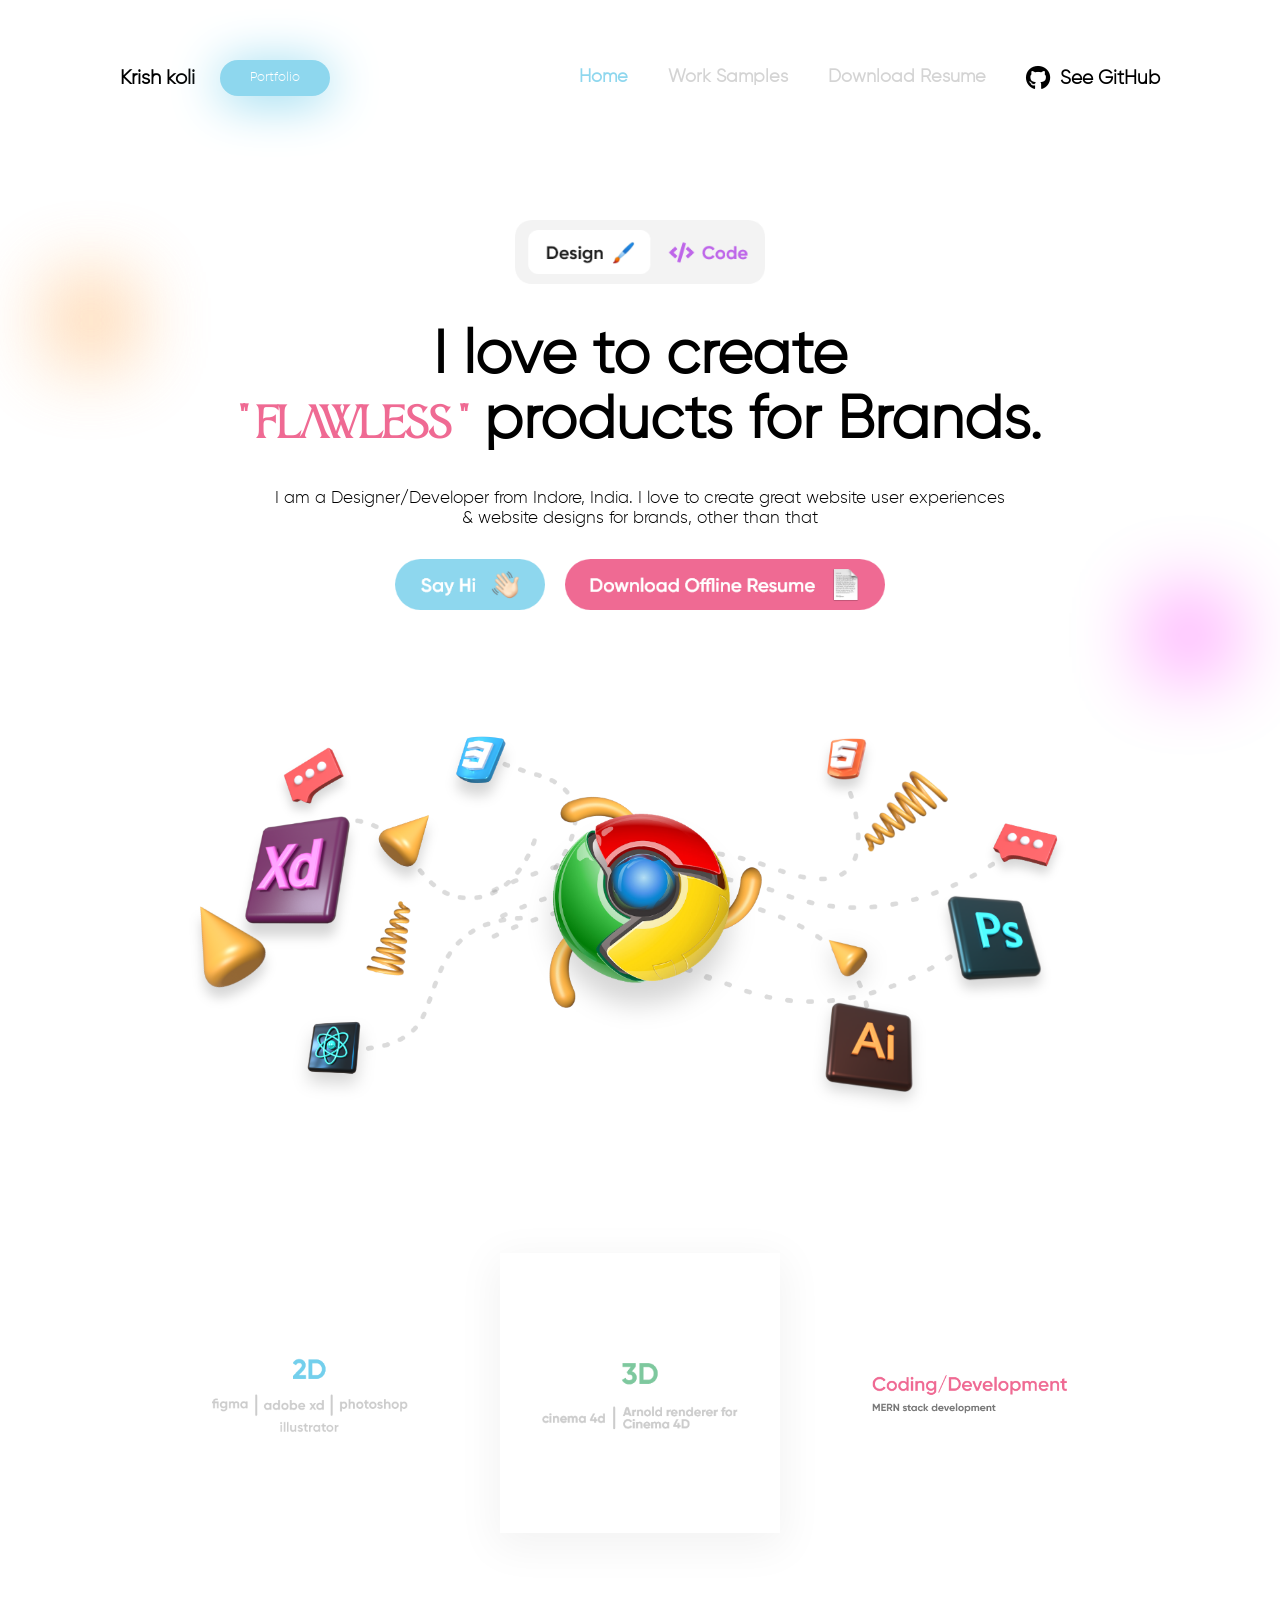
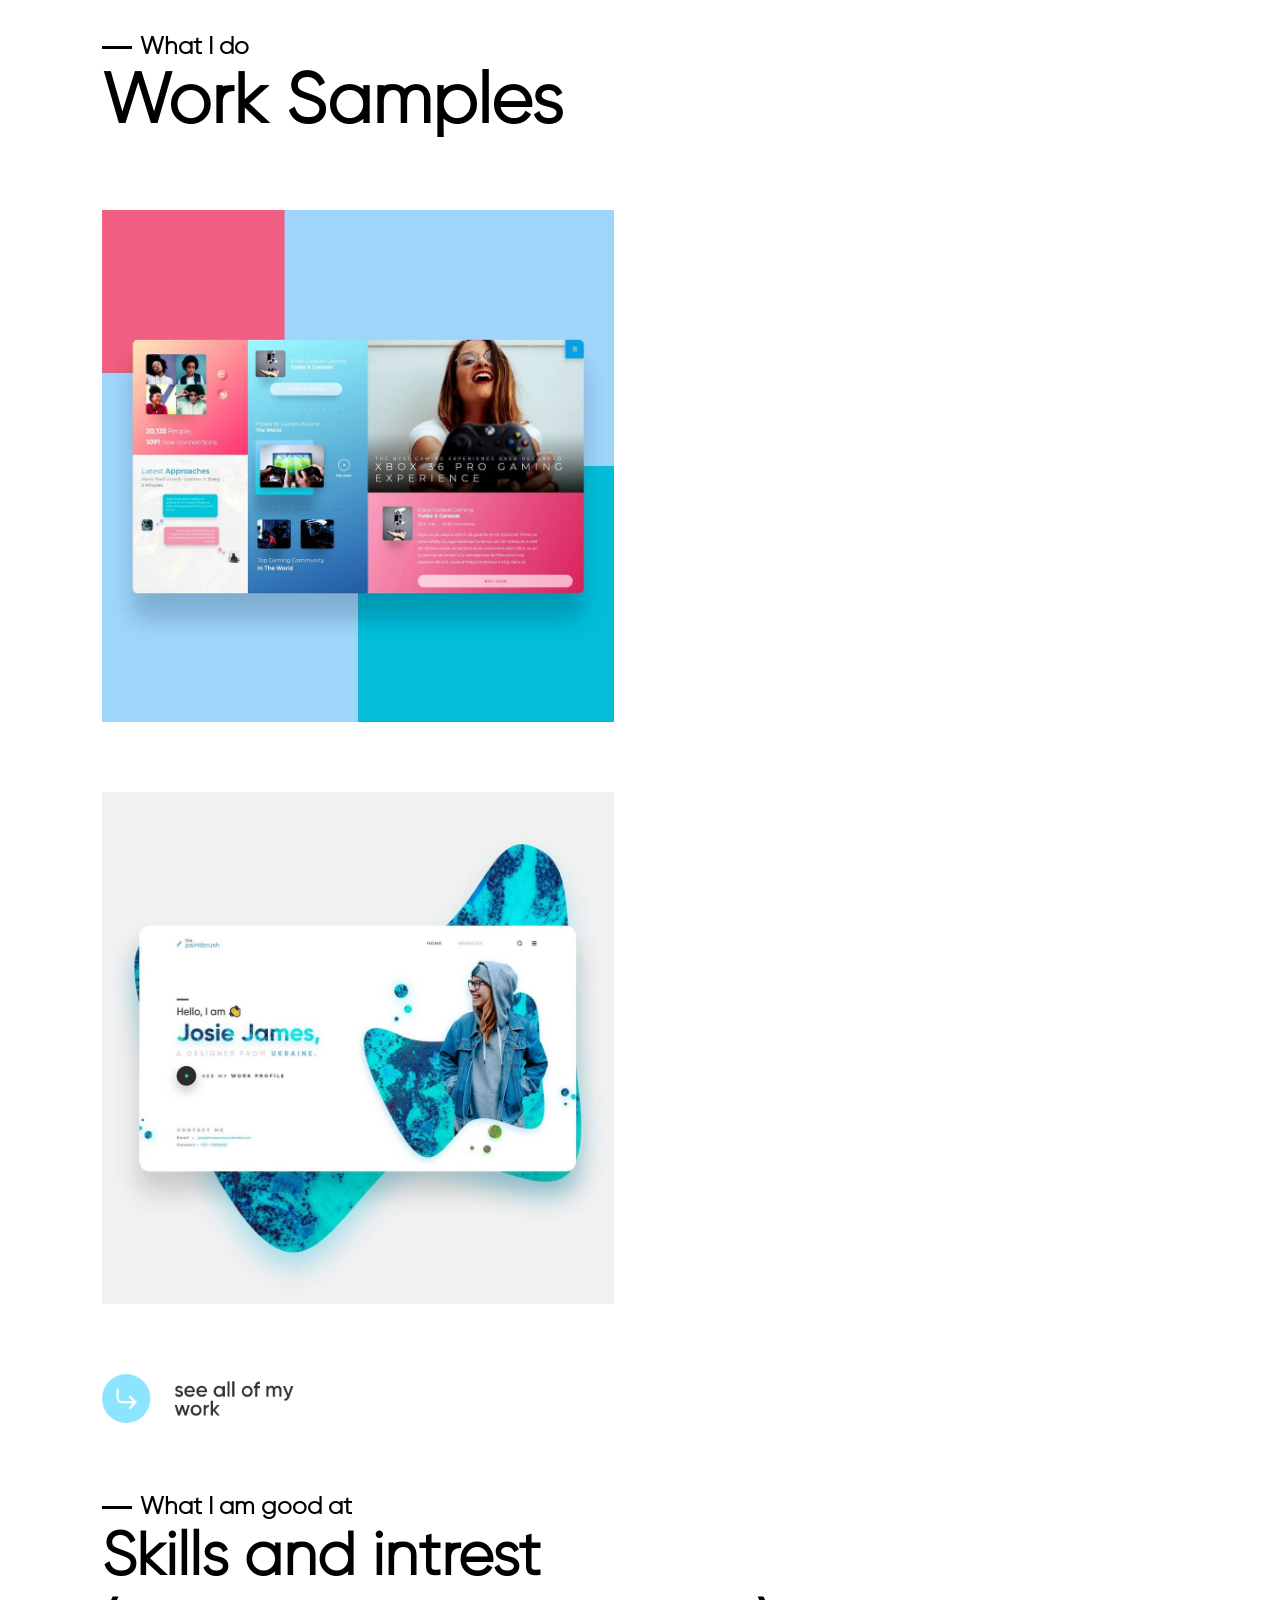
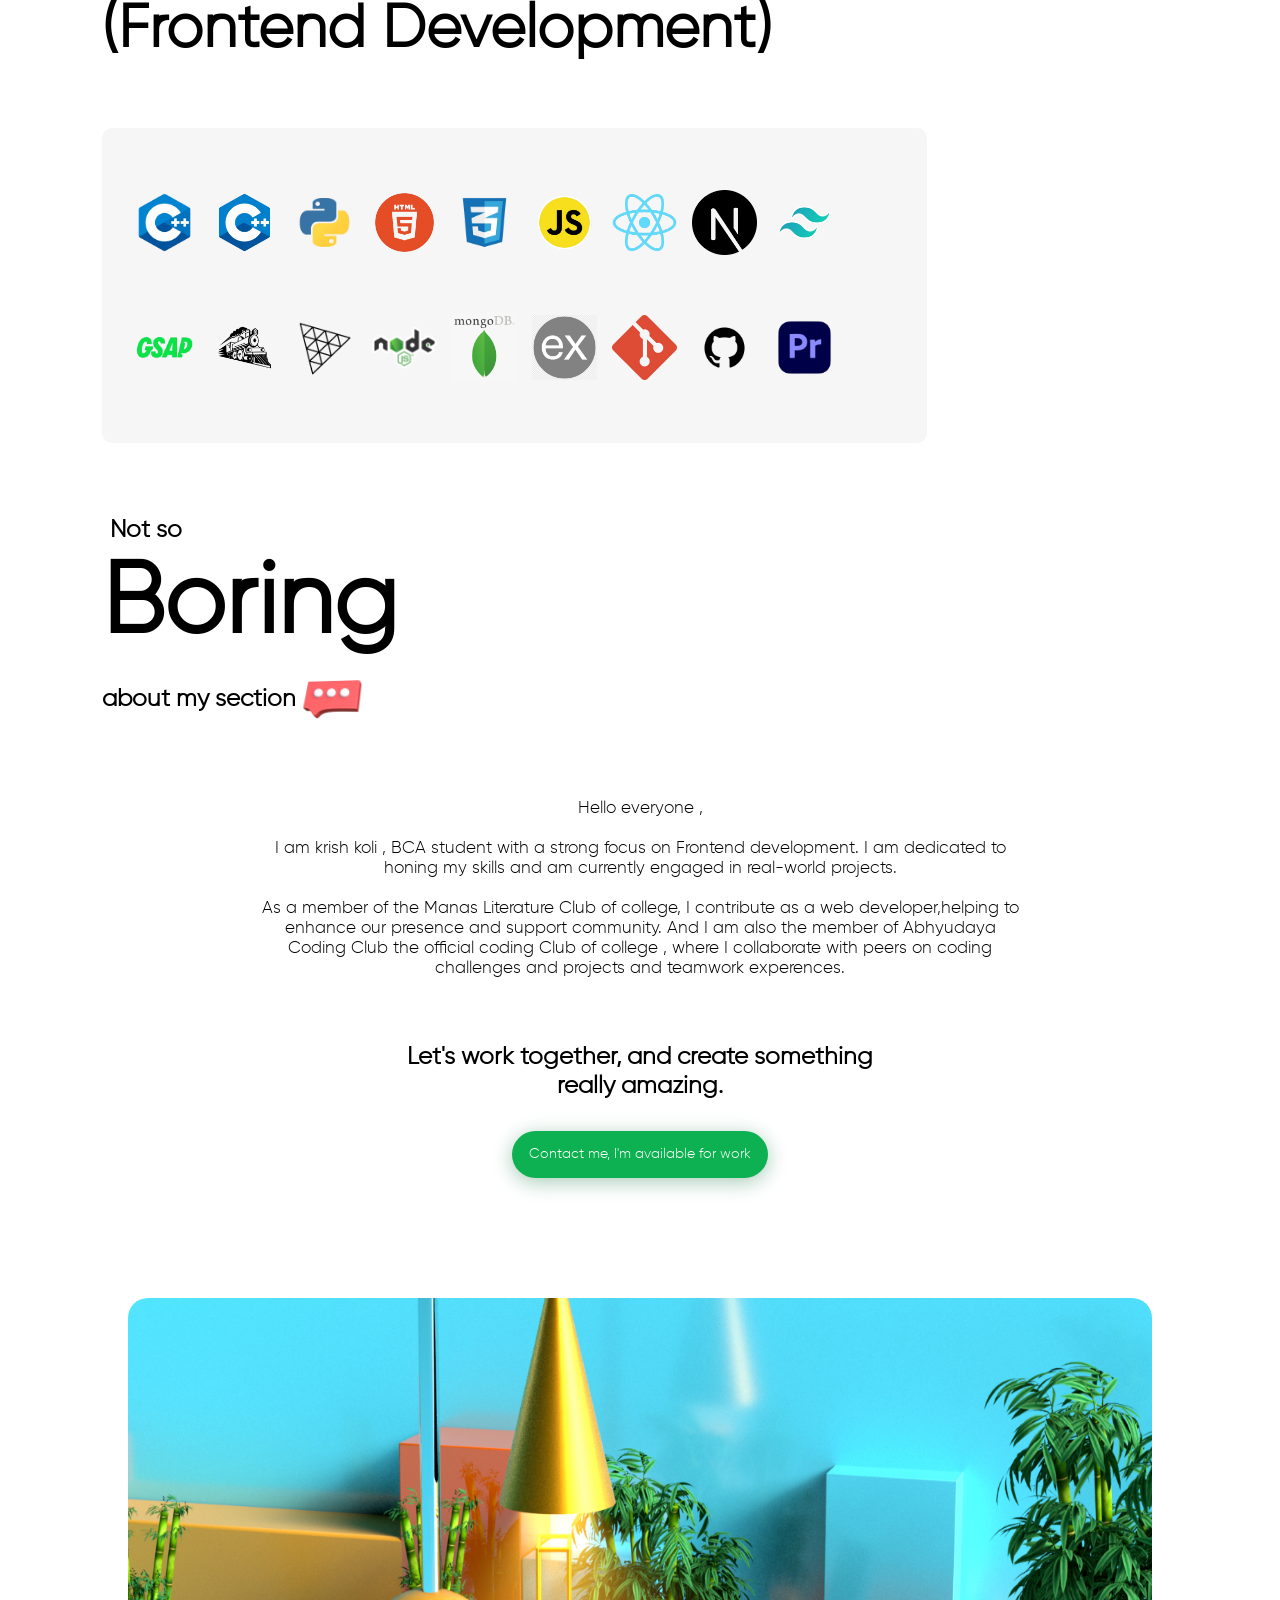
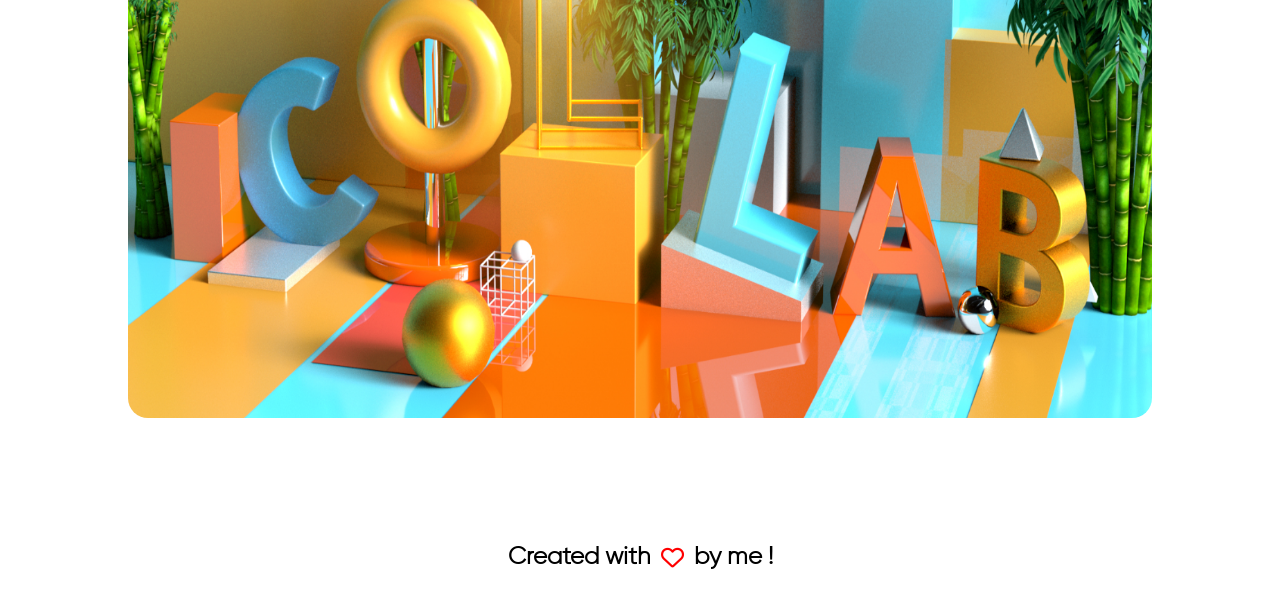
<file: index.html>
<!DOCTYPE html>
<html lang="en">
  <head>
    <meta charset="UTF-8" />
    <meta name="viewport" content="width=device-width, initial-scale=1.0" />
    <title>Portfolio</title>
    <link rel="stylesheet" href="style.css" />
    <link rel="stylesheet" href="style2.css">
    <link
      rel="stylesheet"
      href="https://cdnjs.cloudflare.com/ajax/libs/font-awesome/6.6.0/css/all.min.css"
      integrity="sha512-Kc323vGBEqzTmouAECnVceyQqyqdsSiqLQISBL29aUW4U/M7pSPA/gEUZQqv1cwx4OnYxTxve5UMg5GT6L4JJg=="
      crossorigin="anonymous"
      referrerpolicy="no-referrer"
    />
  </head>
  <body>
    <main>
      <nav>
        <div id="left">
          <h3>Krish <span>koli</span></h3>
          <button>Portfolio</button>
        </div>

        <div id="right">
          <h3 style="color: rgb(142, 215, 238)">Home</h3>
          <a href="#work"><h3>Work Samples</h3></a>
          <a href="#" onclick="location.reload();"><h3>Download Resume</h3></a>

          <div id="icon" style="display: flex; align-items: center; gap: 10px">
            <i class="fa-brands fa-github"></i>
            <a href="https://github.com/kolikrish"><h3 id="menu">See GitHub</h3></a>
          </div>
        </div>

        <div id="menu">
          <i class="fa-solid fa-bars" style="color: #8ED7EE; font-size: 18px;"></i>
          <h3 style="color: #8ED7EE;">Menu</h3>
        </div>
      </nav>

      <div id="full">
        <h3><a href="#skills">Skills</a></h3>
        <h3><a href="">Let's Collab</a></h3>
        <h3><a href="https://github.com/kolikrish">See GitHub</a></h3>
        <h3><a href="https://www.linkedin.com/in/krish-koli-21291a285/">See Linkedin</a></h3>

        <i class="fa-regular fa-circle-xmark"></i>
      </div>

      <div id="content">
        <div id="Blur">
          <div id="blurOne"></div>
          <div id="blurTwo"></div>
        </div>

        <div id="text">
          <img src="Images/Design_Code.png" alt="Desgin & Code" id="DC" />
          <h1>
            I love to create <br /><span>" flawless "</span> products for
            Brands.
          </h1>
          <p>
            I am a Designer/Developer from Indore, India. I love to
            create great website user experiences <br />
            & website designs for brands, other than that
          </p>

          <div style="display: flex; gap: 20px" id="hii-div">
            <img src="Images/Say_Hii.png" alt="Say Hii" id="IMG"/>
            <img
              src="Images/resume btn.png"
              alt="Download my Resume"
              id="resume"
            />
          </div>
        </div>
      </div>

      <div id="image">
        <img src="Images/Chrome.png" alt="Image" />
      </div>

      <div id="design">
        <div>
          <img src="Images/2d.png" alt="2D Desgin" />
        </div>

        <div style="box-shadow: rgba(0, 0, 0, 0.05) 0px 10px 40px 5px">
          <img src="Images/3d.png" alt="3D Desgin" />
        </div>

        <div>
          <img src="Images/codingdev.png" alt="Coding/Development" />
        </div>
      </div>

      <div id="work">
        <div>
          <div></div>
          <h2>What I do</h2>
        </div>

        <h1>Work Samples</h1>
      </div>

      <div id="sam-img">
        <div>
          <img src="Images/smpl.jpg" alt="Sample 1" />
        </div>

        <div>
          <img src="Images/smpl2.jpg" alt="Sample 2" />
        </div>

        <div id="seeWork">
          <img src="Images/seemywork.png" alt="" />
        </div>
      </div>

      <div id="text2">
        <div>
          <div></div>
          <h2>What I am good at</h2>
        </div>

        <h1>
          Skills and intrest <br />(Frontend Development)
        </h1>
      </div>

      <div id="skills">
        <div>
          <img src="Skills/C_png-removebg-preview.png" alt="" />
          <img src="Skills/C++_png-removebg-preview.png" alt="" />
          <img src="Skills/pythone-removebg-preview.png" alt="" />
          <img src="Skills/HTML-removebg-preview.png" alt="" />
          <img src="Skills/CSS-removebg-preview.png" alt="" />
          <img src="Skills/JavaScript-removebg-preview.png" alt="" />
          <img src="Skills/React-removebg-preview.png" alt="" />
          <img src="Skills/NextJs.png" alt="" />
          <img src="Skills/Tailwind-removebg-preview.png" alt="" />
          <img src="Skills/Gsap-removebg-preview.png" alt="" />
          <img src="Skills/Locomotive-removebg-preview.png" alt="" />
          <img src="Skills/Three.png" alt="" />
          <img src="Skills/nodejs.png" alt="">
          <img src="Skills/Mongo.png" alt="">
          <img src="Skills/express.png" alt="">
          <img src="Skills/Git-removebg-preview.png" alt="" />
          <img src="Skills/Github-removebg-preview.png" alt="" />
          <img src="Skills/Pre_pro-removebg-preview.png" alt="" />
        </div>
      </div>

      <div id="ab-msg">
        <h2>Not so</h2>
        <h1>Boring</h1>

        <div>
          <h2>about my section</h2>
          <img src="Images/msgLogo0001.png" alt="message"/>
        </div>
      </div>

      <div id="msg">
        <p>
          Hello everyone ,
          <br /><br />
          I am krish koli , BCA student with a strong focus on
          Frontend development. I am dedicated to honing my skills and am
          currently engaged in real-world projects.
          <br /><br />

          As a member of the Manas Literature Club of college, I contribute as a
          web developer,helping to enhance our presence and support community.
          And I am also the member of Abhyudaya Coding Club the official coding
          Club of college , where I collaborate with peers on coding challenges
          and projects and teamwork experences.
        </p>
      </div>

      <div id="Contact">
        <h2>Let's work together, and create something <br>
            really amazing.</h2>

            <button><a href="mailto:krishkoli536@gmail.com">Contact me, I'm available for work</a></button>
      </div>

      <div id="collab">
            <img src="Images/collaborationart.png" alt="">
      </div>

      <div class="last-line">
        <h2>Created with </h2>
        <i class="fa-regular fa-heart"></i>
        <h2> by me !</h2>
      </div>
    </main>


    <script src="app.js"></script>
  </body>
</html>
</file>
<file: style.css>
* {
    margin: 0;
    padding: 0;
    box-sizing: border-box;
    font-family: 'Gilroy';
}

html , body {
    height: 100%;
    width: 100%;
}

body {
    overflow-x: hidden;
}

@font-face {
    font-family: Gilroy;
    src: url(gilroy/Gilroy-Light.ttf);
}

@font-face {
    font-family: 'Aesthtic';
    src: url(Aesthetic-Font/AestheticRegular-8M5dM.ttf);
}

main {
    height: 100vh;
    width: 100vw;
}

main > nav {
    height: 156px;
    width: 100%;
    display: flex;
    align-items: center;
    justify-content: space-between;
    padding: 60px 120px;
    /* background-color: aquamarine; */
}

nav > #left {
    display: flex;
    align-items: center;
}

nav > #left > h3 {
    font-family: 'Gilroy';
    font-size: 20px;
}

nav > #right {
    display: flex;
    gap: 40px;
}

nav > #right > div > i {
    font-size: 25px;
}

nav > #right > h3 {
    font-size: 18px;
    font-weight: 600;
    color: rgb(212, 212, 212);
}

nav > #right > div > a {
    text-decoration: none;
    color: #000;
}

nav > #right > a {
    font-size: 15px;
    font-weight: 600;
    color: rgb(212, 212, 212);
    text-decoration: none;
}

#left > button {
    margin-left: 25px;
    padding: 10px 30px;
    background-color: #8ED7EE;
    border: none;
    box-shadow: 0 5px 50px 1px #8ED7EE;
    border-radius: 100px;
    color: #fff;
    font-weight: 500;
}

/* NAV SECTION ENDS HERE */
/* NAV SECTION ENDS HERE */

main > #content {
    width: 100%;
    height: auto;
    padding-bottom: 50px;
}

#content > #Blur > #blurOne {
    position: fixed;
    right: 4%;
    bottom: 25%;
    height: 80px;
    width: 80px;
    background-color: rebeccapurple;
    opacity: .4;
    filter: blur(40px) saturate(10);
}

#content > #Blur > #blurTwo {
    position: fixed;
    left: 4%;
    bottom: 60%;
    width: 80px;
    height: 80px;
    opacity: .4;
    background-color: rgb(255, 194, 114);
    filter: blur(40px) saturate(10);
}

#text {
    padding-top: 5%;
    display: flex;
    flex-direction: column;
    align-items: center;
    justify-content: center;
}

#text > #DC {
    width: 250px;
    text-align: center;
}

#text > h1 {
    font-size: 60px;
    font-weight: 600;
    margin-top: 40px;
    margin-bottom: 30px;
    line-height: 65px;
    text-align: center;
}

#text > h1 > span {
    font-family: 'Aesthtic';
    font-size: 40px;
    color: rgb(239, 106, 147);
}

#text > p {
    text-align: center;
    font-size: 17px;
    margin-bottom: 30px;
    font-weight: 500;
}

#hii-div > #IMG {
    width: 150px;
}

#hii-div > #resume {
    width: 320px;
}

/* MAIN IMAGE SECTION WILL START FROM HERE */
/* MAIN IMAGE SECTION WILL START FROM HERE */

#image {
    padding-top: 5%;
    margin-bottom: 10%;
    width: 100%;
    display: flex;
    align-items: center;
    justify-content: center;
}

#image img {
    width: 75%;
    padding-right: 3%;
}

/* DESGIN SECTION STARTS FROM HERE */

#design {
    padding-bottom: 100px;
    display: flex;
    gap: 50px;
    align-items: center;
    justify-content: center;
}

#design div {
    height: 280px;
    width: 280px;
    display: flex;
    align-items: center;
    justify-content: center;
}

#design div img {
    width: 70%;
}

/* WORK SAMPLE SECTION STARTS FROM HERE */

#work {
    height: auto;
    padding-bottom: 5%;
}

#work > div {
    display: flex;
    align-items: center;
    padding-left: 8%;
}

#work > div > div {
    width: 30px;
    height: 3px;
    background-color: black;
}

#work > div > h2 {
    padding-left: 8px;
}

#work > h1 {
    font-size: 70px;
    padding-left: 8%;
}

#sam-img {
    height: auto;
    width: 100%;
}

#sam-img div img {
    width: 40%;
    height: 60%;
    margin-bottom: 5%;
    margin-left: 8%;
}

#sam-img > #seeWork img {
    width: 15%;
}

/* SKIILS TEXT SECTION STARTS FROM HERE */

#text2 {
    height: auto;
}

#text2 > div {
    display: flex;
    align-items: center;
    padding-left: 8%;
}

#text2 > div > div {
    width: 30px;
    height: 3px;
    background-color: black;
}

#text2 > div > h2 {
    padding-left: 8px;
}

#text2 > h1 {
    font-size: 60px;
    padding-left: 8%;
}

/* SKILLS SECTION STARTS FROM HERE */

#skills {
    height: 50%;
    width: 100%;
    display: flex;
    align-items: center;
    justify-content: flex-start;
    padding-left: 8%;
}

#skills > div {
    height: 70%;
    width: 70%;
    background-color: rgb(246, 246, 246);
    display: flex;
    gap: 15px;
    align-items: center;
    flex-wrap: wrap;
    padding: 40px 30px;
    border-radius: 10px;
    margin-top: 20px;
    margin-bottom: 30px;
}

#skills > div > img {
    width: 8.5%;
}

/* ABOUT SECTION STARTS FROM HERE */

#ab-msg {
    height: auto;
    padding-left: 8%;
    padding-bottom: 5%;
}

#ab-msg > h2 {
    padding-left: 8px;
}

#ab-msg > h1 {
    font-size: 100px;
}

#ab-msg > div {
    display: flex;
    align-items: center;
}

#ab-msg > div > img {
    width: 70px;
}

#msg {
    padding-bottom: 5%;
    display: flex;
    align-items: center;
    justify-content: center;
}

#msg p {
    font-size: 17px;
    text-align: center;
    width: 60%;
    height: auto;
}

/* CONTACT SECTION TEXT STARTS FROM HERE */

#Contact {
    height: auto;
    display: flex;
    flex-direction: column;
    align-items: center;
    justify-content: center;
}

#Contact > button {
    padding: 15px 17px;
    font-size: 14px;
    box-shadow: 0 4px 20px rgba(72, 148, 110, 0.486);
    border: none;
    border-radius: 100px;
    color: #fff;
    background-color: #0eb152;
    margin: 30px 0;
}

#Contact > h2 {
    text-align: center;
}

#Contact > button > a {
    text-decoration: none;
    color: #fff;
}

/* COLLAB SECTION STARTS FROM HERE */

#collab {
    height: 100%;
    width: 100%;
    display: flex;
    align-items: center;
    justify-content: center;
}

#collab img {
    width: 80%;
    height: 80%;
    border-radius: 20px;
}

.last-line {
    height: 100px;
    width: 100%;
    display: flex;
    align-items: center;
    justify-content: center;
}

.last-line > h2 {
    font-size: 24px;
}

.last-line i {
    font-size: 23px;
    margin: 0 10px;
    color: red;
}


/* RESPONSIVE DESGIN  */

nav > #menu {
    display: none;
    align-items: center;
    gap: 8px;
}

main > #full {
    height: 100%;
    width: 100%;
    background-color: #fff;
    position: absolute;
    top: 0;
    left: -100%;
    display: flex;
    flex-direction: column;
    align-items: center;
    justify-content: center;
    transition: .6s;
}

main > #full > h3 {
    line-height: 50px;
}

main > #full > i {
    font-size: 25px;
    position: absolute;
    top: 8%;
    right: 5%;
}

main > #full > h3 > a {
    text-decoration: none;
    color: black;
}
</file>
<file: style2.css>
@media (max-width:600px) {

    main > nav {
        height: auto;
        display: flex;
        align-items: center;
        justify-content: space-between;
        padding: 40px 20px;
    }

    body {
        overflow-x: hidden;
    }

    nav > #right {
        display: none;
    }

    nav > #left > h3 {
        display: none;
    }

    nav > #menu {
        display: flex;
    }

    nav > #left > button {
        transform: scale(0.8);
        margin-left: 0;
    }

    #content > #Blur > #blurTwo {
        top: 30%;
        left: 0;
    }

    #content > #Blur > #blurOne {
        bottom: 25%;
        right: 0;
    }

    #text > #DC {
        width: 180px;
    }

    #text > h1 {
        font-size: 40px;
        line-height: 50px;
    }

    #text > p {
        padding: 0 15px;
    }

    #hii-div {
        flex-direction: column;
        justify-content: center;
        align-items: center;
    }

    #hii-div > #IMG {
        width: 130px;
    }

    #hii-div > #resume {
        width: 280px;
    }

    #image img {
        width: 100%;
        height: auto;
    }

    #design {
        flex-direction: column;
        padding-bottom: 50px;
    }

    #work > h1 {
        padding-top: 10px;
        font-size: 40px;
    }

    #sam-img div img {
        width: 70%;
    }

    #sam-img > #seeWork img {
        width: 45%;
        padding: 10% 0;
    }

    #text2 > h1 {
        font-size: 35px;
        padding-top: 10px;
    }

    #skills > div {
        width: 80%;
        gap: 10px;
        padding: 30px 20px;
    }

    #skills > div > img {
        width: 15%;
    }

    #ab-msg > h1 {
        font-size: 65px;
    }

    #ab-msg > div > img {
        width: 50px;
    }

    #msg {
        padding-top: 10%;
        padding-bottom: 20%;
    }

    #msg > p {
        width: 90%;
        font-size: 15px;
    }

    #Contact {
        padding: 0 10px;
    }

    #Contact > button {
        padding: 13px 15px;
    }

    #collab {
        height: 40%;
    }

    #collab > img {
        height: 70%;
        width: 80%;
    }

    .last-line > h2 {
        font-size: 16px;
    }

    .last-line > i {
        font-size: 20px;
    }
}
</file>
